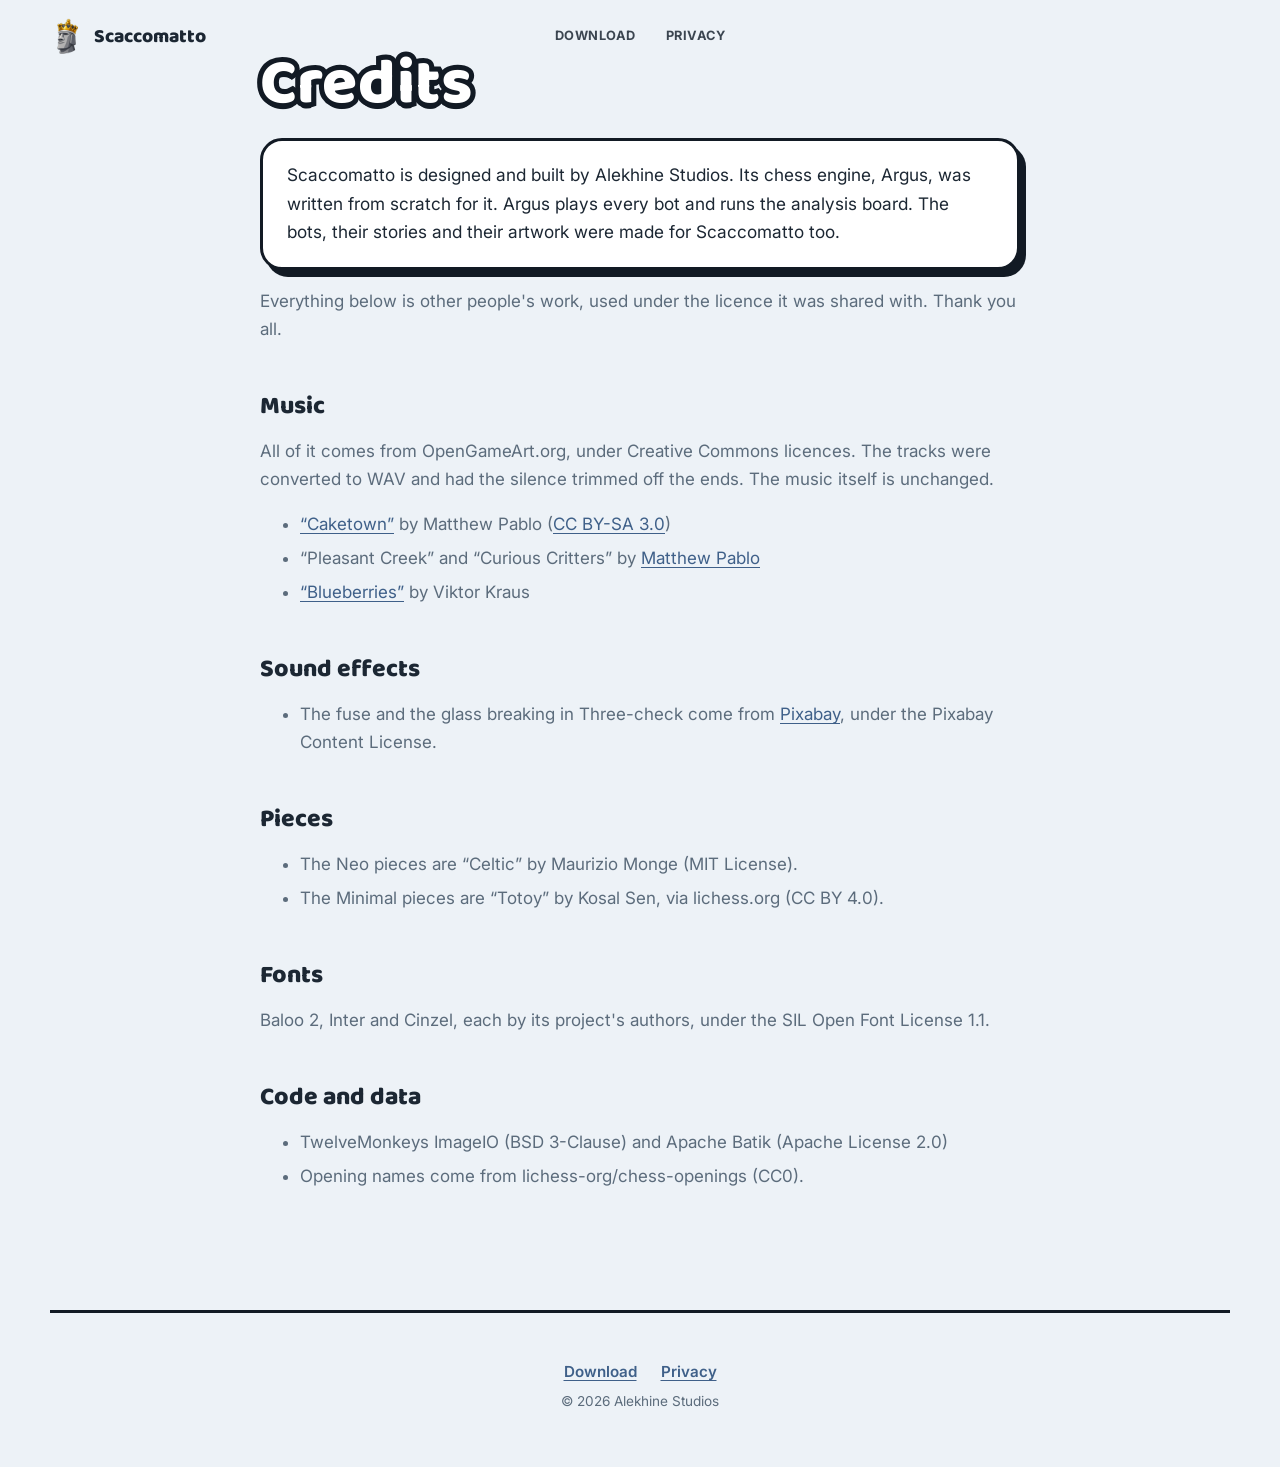
<file: credits.html>
<!doctype html>
<html lang="en">
<head>
<meta charset="utf-8">
<meta name="viewport" content="width=device-width, initial-scale=1">
<title>Credits – Scaccomatto</title>
<link rel="icon" href="img/icon.png">
<link rel="preconnect" href="https://fonts.googleapis.com">
<link rel="preconnect" href="https://fonts.gstatic.com" crossorigin>
<link href="https://fonts.googleapis.com/css2?family=Baloo+2:wght@600;700;800&family=Inter:wght@400;500;600&display=swap" rel="stylesheet">
<link rel="stylesheet" href="style.css">
</head>
<body>

<nav class="topbar">
  <a class="brand" href="index.html"><img src="img/icon.png" alt="" width="36" height="36">Scaccomatto</a>
  <span class="topbar-links">
    <a href="index.html">Download</a>
    <a href="privacy.html">Privacy</a>
  </span>
</nav>

<main class="page">
  <h1 class="outlined">Credits</h1>

  <p class="short">Scaccomatto is designed and built by Alekhine Studios. Its chess engine, Argus, was written from scratch for it. Argus plays every bot and runs the analysis board. The bots, their stories and their artwork were made for Scaccomatto too.</p>

  <p>Everything below is other people's work, used under the licence it was shared with. Thank you all.</p>

  <h2>Music</h2>
  <p>All of it comes from OpenGameArt.org, under Creative Commons licences. The tracks were converted to WAV and had the silence trimmed off the ends. The music itself is unchanged.</p>
  <ul>
    <li><a href="https://opengameart.org/content/caketown-cuteplayful">“Caketown”</a> by Matthew Pablo (<a href="https://creativecommons.org/licenses/by-sa/3.0/">CC BY-SA 3.0</a>)</li>
    <li>“Pleasant Creek” and “Curious Critters” by <a href="https://opengameart.org/users/matthew-pablo">Matthew Pablo</a></li>
    <li><a href="https://opengameart.org/content/blueberries">“Blueberries”</a> by Viktor Kraus</li>
  </ul>

  <h2>Sound effects</h2>
  <ul>
    <li>The fuse and the glass breaking in Three-check come from <a href="https://pixabay.com/sound-effects/">Pixabay</a>, under the Pixabay Content License.</li>
  </ul>

  <h2>Pieces</h2>
  <ul>
    <li>The Neo pieces are “Celtic” by Maurizio Monge (MIT License).</li>
    <li>The Minimal pieces are “Totoy” by Kosal Sen, via lichess.org (CC BY 4.0).</li>
  </ul>

  <h2>Fonts</h2>
  <p>Baloo 2, Inter and Cinzel, each by its project's authors, under the SIL Open Font License 1.1.</p>

  <h2>Code and data</h2>
  <ul>
    <li>TwelveMonkeys ImageIO (BSD 3-Clause) and Apache Batik (Apache License 2.0)</li>
    <li>Opening names come from lichess-org/chess-openings (CC0).</li>
  </ul>
</main>

<footer class="site-footer">
  <p class="footer-links"><a href="index.html">Download</a><a href="privacy.html">Privacy</a></p>
  <p class="copy-line">© 2026 Alekhine Studios</p>
</footer>
</body>
</html>
</file>
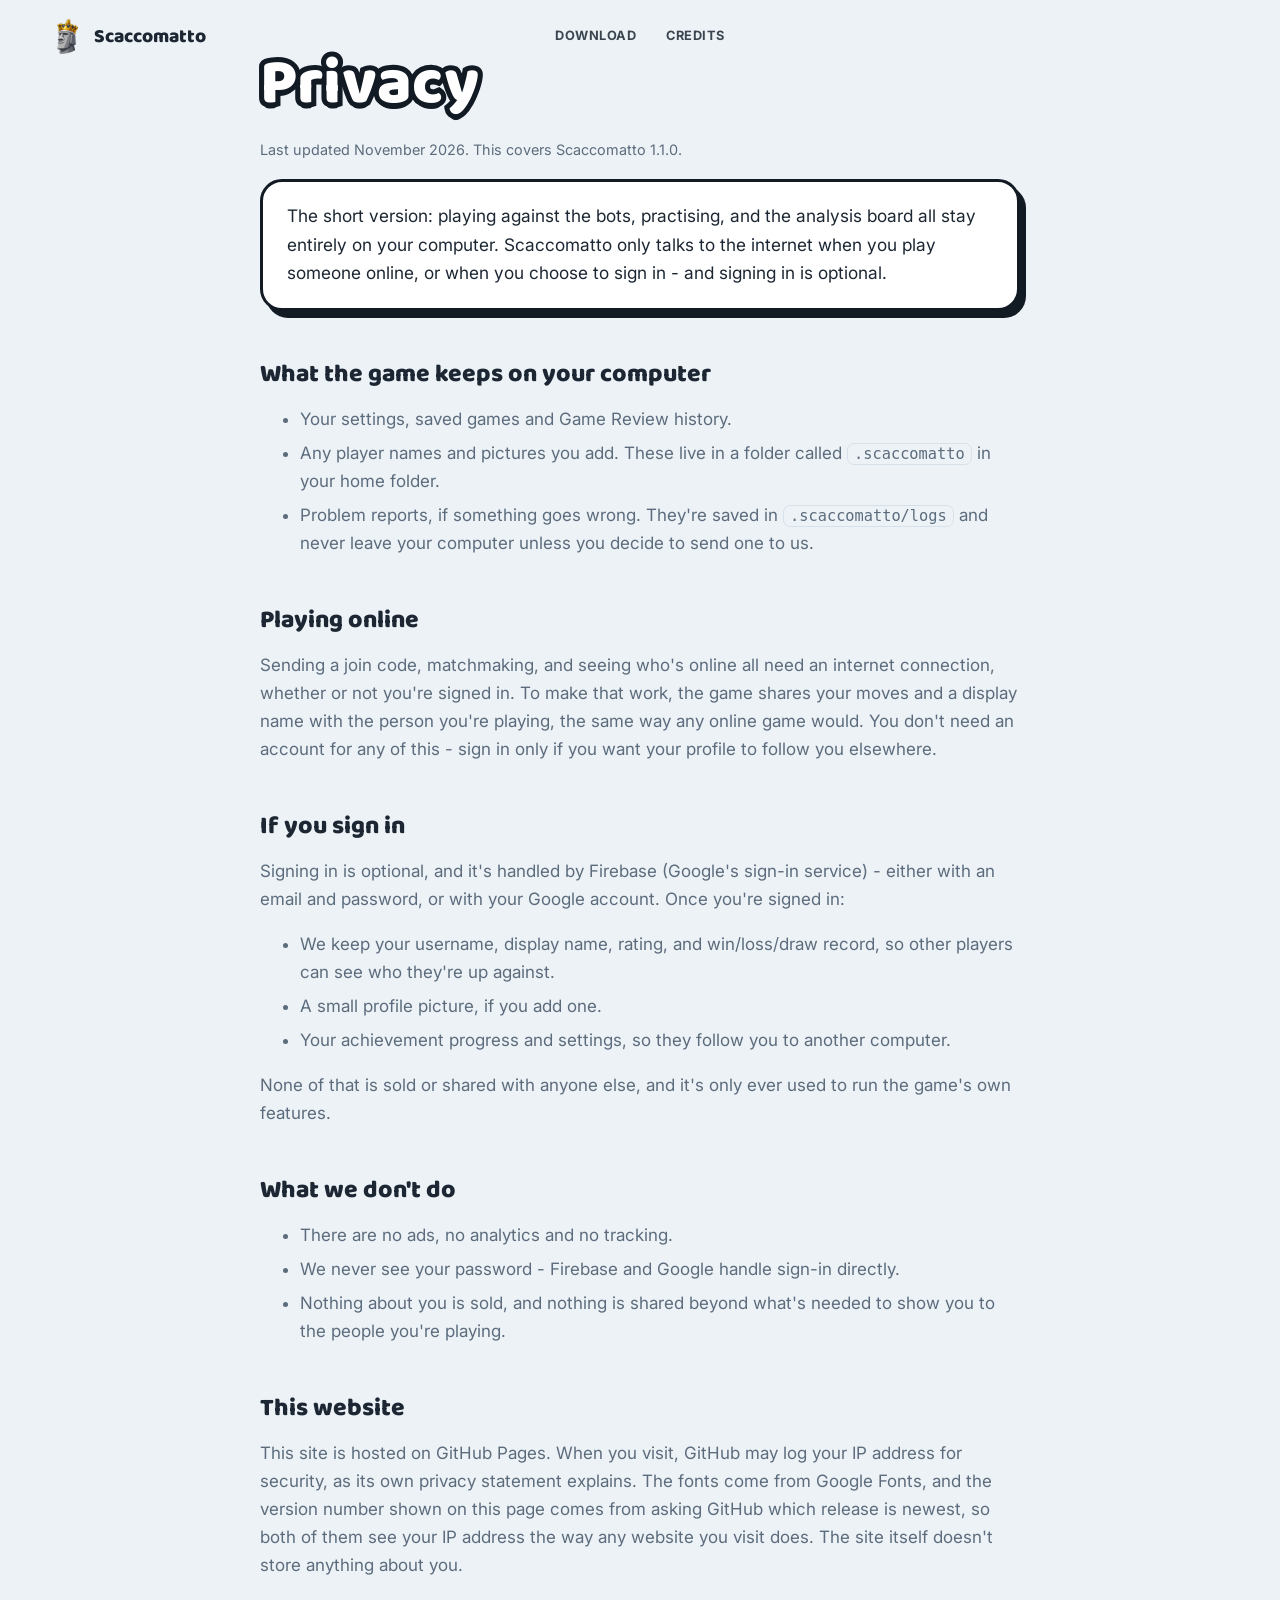
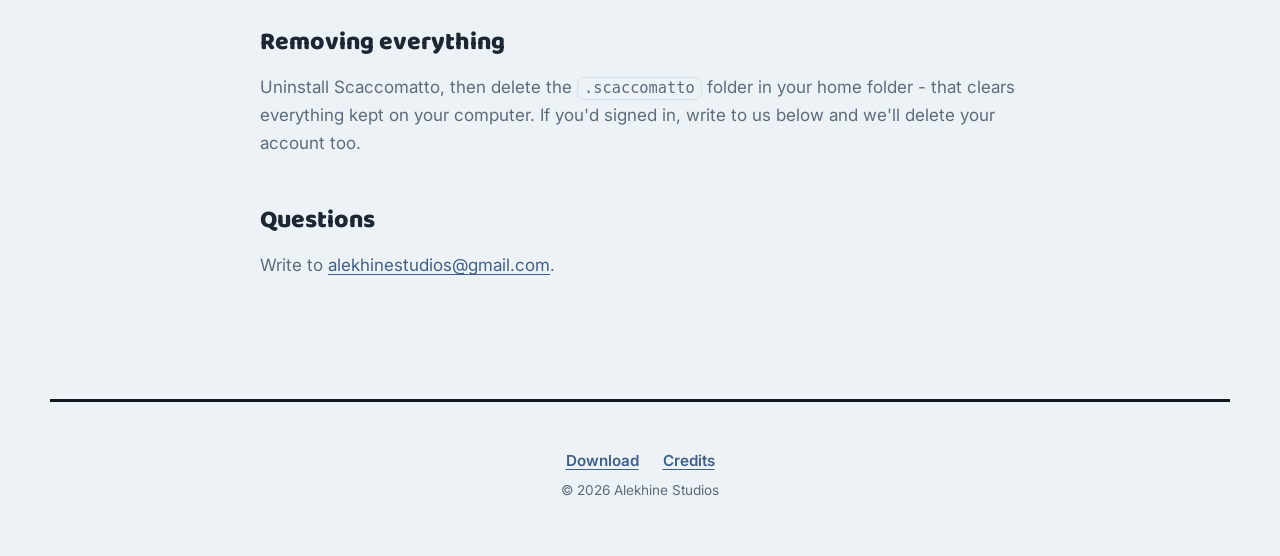
<file: privacy.html>
<!doctype html>
<html lang="en">
<head>
<meta charset="utf-8">
<meta name="viewport" content="width=device-width, initial-scale=1">
<title>Privacy – Scaccomatto</title>
<link rel="icon" href="img/icon.png">
<link rel="preconnect" href="https://fonts.googleapis.com">
<link rel="preconnect" href="https://fonts.gstatic.com" crossorigin>
<link href="https://fonts.googleapis.com/css2?family=Baloo+2:wght@600;700;800&family=Inter:wght@400;500;600&display=swap" rel="stylesheet">
<link rel="stylesheet" href="style.css">
</head>
<body>

<nav class="topbar">
  <a class="brand" href="index.html"><img src="img/icon.png" alt="" width="36" height="36">Scaccomatto</a>
  <span class="topbar-links">
    <a href="index.html">Download</a>
    <a href="credits.html">Credits</a>
  </span>
</nav>

<main class="page">
  <h1 class="outlined">Privacy</h1>
  <p class="updated">Last updated November 2026. This covers Scaccomatto 1.1.0.</p>

  <p class="short">The short version: playing against the bots, practising, and the analysis board all stay entirely on your computer. Scaccomatto only talks to the internet when you play someone online, or when you choose to sign in - and signing in is optional.</p>

  <h2>What the game keeps on your computer</h2>
  <ul>
    <li>Your settings, saved games and Game Review history.</li>
    <li>Any player names and pictures you add. These live in a folder called <code>.scaccomatto</code> in your home folder.</li>
    <li>Problem reports, if something goes wrong. They're saved in <code>.scaccomatto/logs</code> and never leave your computer unless you decide to send one to us.</li>
  </ul>

  <h2>Playing online</h2>
  <p>Sending a join code, matchmaking, and seeing who's online all need an internet connection, whether or not you're signed in. To make that work, the game shares your moves and a display name with the person you're playing, the same way any online game would. You don't need an account for any of this - sign in only if you want your profile to follow you elsewhere.</p>

  <h2>If you sign in</h2>
  <p>Signing in is optional, and it's handled by Firebase (Google's sign-in service) - either with an email and password, or with your Google account. Once you're signed in:</p>
  <ul>
    <li>We keep your username, display name, rating, and win/loss/draw record, so other players can see who they're up against.</li>
    <li>A small profile picture, if you add one.</li>
    <li>Your achievement progress and settings, so they follow you to another computer.</li>
  </ul>
  <p>None of that is sold or shared with anyone else, and it's only ever used to run the game's own features.</p>

  <h2>What we don't do</h2>
  <ul>
    <li>There are no ads, no analytics and no tracking.</li>
    <li>We never see your password - Firebase and Google handle sign-in directly.</li>
    <li>Nothing about you is sold, and nothing is shared beyond what's needed to show you to the people you're playing.</li>
  </ul>

  <h2>This website</h2>
  <p>This site is hosted on GitHub Pages. When you visit, GitHub may log your IP address for security, as its own privacy statement explains. The fonts come from Google Fonts, and the version number shown on this page comes from asking GitHub which release is newest, so both of them see your IP address the way any website you visit does. The site itself doesn't store anything about you.</p>

  <h2>Removing everything</h2>
  <p>Uninstall Scaccomatto, then delete the <code>.scaccomatto</code> folder in your home folder - that clears everything kept on your computer. If you'd signed in, write to us below and we'll delete your account too.</p>

  <h2>Questions</h2>
  <p>Write to <a href="mailto:alekhinestudios@gmail.com">alekhinestudios@gmail.com</a>.</p>
</main>

<footer class="site-footer">
  <p class="footer-links"><a href="index.html">Download</a><a href="credits.html">Credits</a></p>
  <p class="copy-line">© 2026 Alekhine Studios</p>
</footer>
</body>
</html>
</file>
<file: style.css>
/* Scaccomatto Free website
   The look: the lid of a board game box. Thick dark outlines, hard shadows,
   chunky outlined headings like the titles inside the game. */

:root {
  --table: #edf2f7;        /* page background, same as the game's */
  --check: #dce6f0;        /* the pale squares of the tablecloth pattern */
  --paper: #ffffff;        /* cards and panels */
  --text: #1c2733;
  --muted: #5c6c7c;
  --outline: #121a24;      /* outlines on lettering, and hard shadows */
  --edge: #121a24;         /* thick borders around cards and buttons */
  --gold: #5b7fa6;
  --gold-text: #3f6089;    /* gold that's dark enough to read as text */
  --gold-soft: #dce8f2;
  --purple: #5a7a9c;       /* the frames around icons in the game */
  --line: #d7e1ea;
  --radius: 22px;
  color-scheme: light;
}
@media (prefers-color-scheme: dark) {
  :root:not([data-theme="light"]) {
    --table: #141a22; --check: #1b222c; --paper: #202733; --text: #eef2f7; --muted: #9fb0c2;
    --outline: #0a0d12; --edge: #4a6f97; --gold-text: #8fb4d9; --gold-soft: #223344; --line: #2a3542;
    color-scheme: dark;
  }
}
:root[data-theme="dark"] {
  --table: #141a22; --check: #1b222c; --paper: #202733; --text: #eef2f7; --muted: #9fb0c2;
  --outline: #0a0d12; --edge: #4a6f97; --gold-text: #8fb4d9; --gold-soft: #223344; --line: #2a3542;
  color-scheme: dark;
}

* { box-sizing: border-box; }
html { -webkit-text-size-adjust: 100%; scroll-behavior: smooth; overflow-x: clip; }
@media (prefers-reduced-motion: reduce) { html { scroll-behavior: auto; } }
body {
  margin: 0;
  background: var(--table);
  color: var(--text);
  font: 17px/1.65 Inter, system-ui, -apple-system, "Segoe UI", sans-serif;
}
img { max-width: 100%; height: auto; display: block; }
a { color: var(--gold-text); text-underline-offset: 3px; }
a:hover { color: var(--text); }
:focus-visible { outline: 3px solid var(--gold); outline-offset: 3px; border-radius: 6px; }
h1, h2, h3 { font-family: "Baloo 2", "Arial Rounded MT Bold", Inter, sans-serif; line-height: 1.1; margin: 0; }
code {
  font: .9em ui-monospace, "DejaVu Sans Mono", Menlo, Consolas, monospace;
  background: var(--table); border: 1.5px solid var(--line); border-radius: 7px; padding: .08em .4em;
}

/* The game's title style: white letters with a thick dark outline */
.outlined {
  color: #fff;
  font-weight: 800;
  -webkit-text-stroke: .16em var(--outline);
  paint-order: stroke fill;
  letter-spacing: .01em;
  text-shadow: 0 .09em 0 var(--outline);
}

/* ---------- top bar: transparent-over-the-hero, taskbar below it ---------- */
/* Sits over the hero with no backing at all at the very top of the page, so
   the hero's own checkerboard shows straight through it. As you scroll, the
   glassy backing fades in (tracked to how far through the hero you've
   scrolled, not animated - it should track the scrollbar 1:1). Once you're
   past the hero it behaves like a taskbar: hide on scroll down, reveal on
   scroll up, or just move the mouse up to the top edge. */
.topbar {
  /* Full width with its own side padding, not a max-width box centered
     with margin: auto - the logo and icons need to stay pinned to the
     actual edges of the window at any width (even a wide, zoomed-out
     one), not sit inset inside a constrained container like the rest of
     the page's sections do. */
  width: 100%; padding: 18px clamp(16px, 4vw, 48px);
  /* A 3-column grid, not flex: the two outer columns are equal-width
     (1fr each) so the middle one - the links - lands on the bar's true
     center, instead of just wherever space-between happens to leave it
     (which skews toward whichever outer group is wider). */
  display: grid; grid-template-columns: 1fr auto 1fr; align-items: center; gap: 16px;
  position: fixed; top: 0; left: 0; right: 0; z-index: 30;
  transform: translateY(0);
  transition: transform .4s cubic-bezier(.4, 0, .2, 1);
}
.brand { justify-self: start; }
.topbar-links { justify-self: center; }
.topbar-actions { justify-self: end; }
.topbar.is-hidden { transform: translateY(calc(-100% - 6px)); }
@media (prefers-reduced-motion: reduce) {
  .topbar { transition: none; }
}
.topbar::before {
  content: ""; position: absolute; inset: 0 calc(50% - 50vw); z-index: -1;
  background:
    color-mix(in srgb, var(--table) 50%, transparent),
    repeating-conic-gradient(var(--check) 0 25%, transparent 0 50%) 0 0 / 64px 64px fixed;
  backdrop-filter: blur(10px);
  -webkit-backdrop-filter: blur(10px);
  border-bottom: 1px solid color-mix(in srgb, var(--edge) 25%, transparent);
  opacity: var(--topbar-glass-opacity, 0);
}
.brand { display: inline-flex; align-items: center; gap: 10px; font: 800 1.2rem "Baloo 2", sans-serif; color: var(--text); text-decoration: none; }
.brand img { width: 36px; border-radius: 10px; }
.brand-text { position: relative; top: 2px; }

/* The three groups sit brand / links / actions, spread edge to edge -
   with the links roughly centered, since the brand and the actions
   cluster land at close to the same width either side of it. */
.topbar-links {
  display: flex; align-items: center; gap: 30px; list-style: none;
  font-size: .8rem; font-weight: 700; letter-spacing: .04em; text-transform: uppercase;
}
.topbar-links a { color: var(--text); text-decoration: none; opacity: .85; transition: opacity .2s ease, color .2s ease; }
.topbar-links a:hover { opacity: 1; color: var(--gold-text); }
.topbar-actions { display: flex; align-items: center; gap: 20px; }
.topbar-icon-btn {
  width: 22px; height: 22px; flex: none; display: inline-flex; align-items: center; justify-content: center;
  color: var(--text); opacity: .85; transition: opacity .2s ease, color .2s ease;
}
.topbar-icon-btn svg { width: 100%; height: 100%; }
.topbar-icon-btn:hover { opacity: 1; color: var(--gold-text); }
.topbar-hamburger { display: none; flex-direction: column; gap: 5px; cursor: pointer; }
.topbar-hamburger span { width: 22px; height: 2px; background: var(--text); }
@media (max-width: 760px) {
  .topbar-hamburger { display: flex; }
}

/* Search: a fixed-size slot is the only thing that takes part in the
   flex layout, so opening it can never shift the links beside it. The
   actual expanding box is absolutely positioned on top of that slot,
   anchored to the same right edge, free to grow leftward on its own. */
.topbar-search-slot { position: relative; width: 22px; height: 22px; flex-shrink: 0; }
.topbar-search {
  position: absolute; top: 50%; right: 0; transform: translateY(-50%);
  display: flex; align-items: center;
}
.topbar-search-btn {
  width: 22px; height: 22px; flex: none; display: inline-flex; align-items: center; justify-content: center;
  color: var(--text); cursor: pointer; border: none; background: none; padding: 0;
  transition: color .2s ease, transform .35s cubic-bezier(.4, 0, .2, 1);
}
.topbar-search-btn svg { width: 100%; height: 100%; }
.topbar-search-btn:hover { color: var(--gold-text); }
.topbar-search.is-open .topbar-search-btn { transform: translateX(-8px); }
.topbar-search-input {
  width: 0; min-width: 0; opacity: 0; padding: 0; margin-left: 0;
  border: 2px solid transparent; border-radius: 999px; background: transparent; color: var(--text);
  font-family: inherit; font-size: .9rem; caret-color: transparent;
  transition: width .4s cubic-bezier(.4, 0, .2, 1), opacity .3s ease, padding .4s ease, margin .4s ease,
              background .3s ease, border-color .3s ease;
}
.topbar-search-input::placeholder { color: var(--muted); }
.topbar-search-input:focus { outline: none; }
.topbar-search.is-open .topbar-search-input {
  width: 190px; opacity: 1; padding: 7px 14px; margin-left: 8px;
  background: var(--paper); border-color: var(--edge);
}
/* Fake caret, faster than the real one and shown only while focused and
   still empty - the actual text-input caret stays hidden the whole time
   via caret-color so there's never a double blink once typing starts. */
.topbar-search-caret {
  position: absolute; left: 44px; top: 50%; width: 1.5px; height: 14px;
  background: var(--text); transform: translateY(-50%); opacity: 0; pointer-events: none;
}
.topbar-search-caret.is-blinking { animation: topbar-caret-blink 1.1s steps(1) infinite; }
@keyframes topbar-caret-blink { 0%, 49% { opacity: 1; } 50%, 100% { opacity: 0; } }
@media (prefers-reduced-motion: reduce) {
  .topbar-search-btn, .topbar-search-input { transition: none; }
}

/* ---------- hero: the box lid ---------- */
.hero {
  width: min(1180px, 100% - 32px); margin: 0 auto; padding: 128px 0 40px;
  /* That top padding (bumped up from a plain 36px) is the top bar's
     clearance - the bar is fixed and sits over the page at all times now
     (it only slides away once you're past the hero, scrolling down), so
     the wordmark/seal need room to sit below it rather than underneath
     it. It lives here, inside .hero, rather than as body padding, so the
     checkerboard pattern below (painted by .hero::before, which fills
     this whole box including its padding) keeps going right up under the
     bar instead of leaving a plain gap above it. */
  position: relative;
}
/* the tablecloth behind the lid */
.hero::before {
  content: ""; position: absolute; inset: 0 calc(50% - 50vw); z-index: -1;
  background: repeating-conic-gradient(var(--check) 0 25%, transparent 0 50%) 0 0 / 64px 64px fixed;
  -webkit-mask-image: linear-gradient(#000 0, #000 45%, transparent 85%);
          mask-image: linear-gradient(#000 0, #000 45%, transparent 85%);
}
.lid {
  position: relative; max-width: 1040px; margin: 64px auto 0;
  animation: lid-thud-shake .32s ease-out .56s both;
}
@keyframes lid-thud-shake {
  0%   { transform: translate(0, 0) rotate(0); }
  18%  { transform: translate(-3px, 2px) rotate(-.5deg); }
  36%  { transform: translate(3px, -1px) rotate(.5deg); }
  54%  { transform: translate(-2px, 1px) rotate(-.25deg); }
  72%  { transform: translate(1px, -1px) rotate(.15deg); }
  100% { transform: translate(0, 0) rotate(0); }
}
@media (prefers-reduced-motion: reduce) { .lid { animation: none; } }
.lid-art {
  margin: 0; padding: 14px;
  background: var(--paper);
  border: 4px solid var(--edge); border-radius: 30px;
  box-shadow: 12px 12px 0 var(--outline);
  transform: rotate(-1.2deg);
}
.lid-art-viewport {
  overflow: hidden;
  border-radius: 18px;
  border: 2.5px solid var(--edge);
}
.lid-art-track {
  display: flex;
  width: 500%;
}
.lid-art-track img {
  flex: 0 0 20%;
  width: 20%;
  aspect-ratio: 16 / 9;
  object-fit: cover;
  display: block;
}
.lid-wordmark {
  position: absolute; z-index: 2; left: -18px; top: -108px;
  width: min(540px, 62%);
  filter: drop-shadow(5px 6px 0 var(--outline));
  transform: rotate(-4deg);
  animation: wordmark-fall 1.05s both;
}
/* A real drop, not a gentle slide: it plummets in fast (steep ease-in),
   slams into place, squashes flat on impact like it actually has
   weight, then rebounds and wobbles a couple of times before it
   settles into its resting tilt. */
@keyframes wordmark-fall {
  0%   { transform: translateY(-340px) rotate(-18deg) scale(.92); opacity: 0; animation-timing-function: cubic-bezier(.55, 0, .85, .35); }
  10%  { opacity: 1; }
  55%  { transform: translateY(0) rotate(-4deg) scale(1); animation-timing-function: ease-out; }
  64%  { transform: translateY(6px) rotate(-4deg) scaleX(1.12) scaleY(.84); animation-timing-function: ease-out; }
  75%  { transform: translateY(-13px) rotate(-5deg) scaleX(.95) scaleY(1.06); animation-timing-function: ease-in-out; }
  88%  { transform: translateY(3px) rotate(-3.5deg) scaleX(1.02) scaleY(.98); animation-timing-function: ease-in-out; }
  100% { transform: translateY(0) rotate(-4deg) scale(1); opacity: 1; }
}
@media (prefers-reduced-motion: reduce) { .lid-wordmark { animation: none; } }

/* The "thud" itself: a dust/impact ring flashing out from under the
   wordmark right as it lands, timed to the 55% mark of the fall above. */
.wordmark-thud {
  position: absolute; z-index: 1; left: 60px; top: 14px;
  width: 340px; height: 60px;
  pointer-events: none;
  background: radial-gradient(ellipse at center, color-mix(in srgb, var(--outline) 60%, transparent) 0%, transparent 72%);
  border-radius: 50%;
  opacity: 0;
  animation: thud-ring .45s ease-out .56s both;
}
@keyframes thud-ring {
  0%   { opacity: .85; transform: scale(.25); }
  100% { opacity: 0; transform: scale(1.9); }
}
@media (prefers-reduced-motion: reduce) { .wordmark-thud { display: none; } }
.seal {
  position: absolute; z-index: 2; right: -22px; top: -36px;
  width: 128px; height: 128px; border-radius: 50%;
  display: grid; place-items: center;
  background: var(--gold); border: 4px solid var(--edge);
  box-shadow: 5px 6px 0 var(--outline);
  font: 800 2.2rem/1 "Baloo 2", sans-serif; color: #fff;
  -webkit-text-stroke: .14em var(--outline); paint-order: stroke fill;
  transform: rotate(12deg);
  animation: stamp .55s cubic-bezier(.3, 1.6, .5, 1) .68s both;
}
/* dashed ring inside the seal, like a printed sticker */
.seal::after { content: ""; position: absolute; inset: 8px; border-radius: 50%; border: 2px dashed rgba(30, 23, 16, .45); }
@keyframes stamp {
  from { transform: rotate(-20deg) scale(1.8); opacity: 0; }
  to   { transform: rotate(12deg) scale(1); opacity: 1; }
}
@media (prefers-reduced-motion: reduce) { .seal { animation: none; } }
.lid-caption-wrap {
  position: relative;
  overflow: hidden;
  min-height: 1.6em;
  margin: 22px 8px 0 0;
}
.lid-caption {
  position: absolute; inset: 0;
  text-align: right; color: #fff; font-size: .92rem; font-style: italic;
  margin: 0;
  text-shadow: 0 1px 3px rgba(0, 0, 0, .55), 0 0 10px rgba(0, 0, 0, .35);
  transition: transform .5s ease, opacity .5s ease, filter .5s ease;
}
.lid-caption.is-leaving {
  transform: translateY(-14px);
  opacity: 0;
  filter: blur(6px);
}
.lid-caption.is-entering {
  transform: translateY(14px);
  opacity: 0;
  filter: blur(0);
}
@media (prefers-reduced-motion: reduce) {
  .lid-caption { transition: none; }
}

.hero-text { text-align: center; margin-top: 46px; }
.hero h1 { font-size: clamp(2.6rem, 7vw, 5rem); }
.lead { max-width: 34em; margin: 18px auto 30px; font-size: 1.12rem; }

.downloads { display: flex; gap: 18px; justify-content: center; flex-wrap: wrap; }
.btn {
  display: inline-flex; align-items: center; gap: 14px; text-decoration: none;
  padding: 14px 26px 14px 20px; min-width: 290px;
  border: 3px solid var(--edge); border-radius: 20px;
  box-shadow: 0 6px 0 var(--outline);
  color: var(--outline);
  transition: transform .08s ease, box-shadow .08s ease;
}
.btn:hover { transform: translateY(-2px); box-shadow: 0 8px 0 var(--outline); color: var(--outline); }
.btn:active { transform: translateY(6px); box-shadow: 0 0 0 var(--outline); }
.btn svg { width: 30px; height: 30px; fill: currentColor; flex: none; }
.btn span { display: flex; flex-direction: column; text-align: left; line-height: 1.2; }
.btn strong { font: 800 1.25rem "Baloo 2", sans-serif; }
.btn small { font-size: .82rem; font-weight: 500; opacity: .8; }
.btn-gold { background: var(--gold); color: #fff; }
.btn-gold:hover, .btn-gold:active { color: #fff; }
.btn-white { background: #fff; }
.fineprint { color: var(--muted); font-size: .92rem; margin: 22px auto 0; max-width: 40em; }

/* ---------- shared section bits ---------- */
main { width: min(1180px, 100% - 32px); margin: 0 auto; }
main > section, .extras { margin-top: 110px; }
.section-head { display: block; text-align: center; margin-bottom: 34px; }
.section-head h2 { font-size: clamp(2.2rem, 5vw, 3.4rem); }
.section-head p { margin: 12px auto 0; max-width: 34em; color: var(--muted); }

/* ---------- variants ---------- */
.variant-grid {
  list-style: none; margin: 0; padding: 0;
  display: grid; grid-template-columns: repeat(4, 1fr); gap: 18px;
}
.variant-grid li {
  background: var(--paper); border: 2.5px solid var(--edge); border-radius: 18px;
  box-shadow: 4px 5px 0 var(--outline);
  padding: 18px 18px 16px;
  transition: transform .16s ease, box-shadow .16s ease, border-color .16s ease;
}
.variant-grid li:not(.ghost):hover {
  transform: translate(-2px, -5px);
  box-shadow: 6px 10px 0 var(--outline);
  border-color: var(--gold);
}
.variant-grid li:not(.ghost):active {
  transform: translate(0, 0);
  box-shadow: 2px 2px 0 var(--outline);
}
.variant-grid img { width: 64px; border: 3px solid var(--purple); border-radius: 12px; margin-bottom: 12px; transition: transform .16s ease; }
.variant-grid li:not(.ghost):hover img { transform: scale(1.08) rotate(-3deg); }
.variant-grid h3 { font-size: 1.3rem; font-weight: 800; }
.variant-grid .ghost { background: transparent; border-style: dashed; box-shadow: none; transition: opacity .16s ease; }
.variant-grid .ghost img { opacity: .6; }
.variant-grid .ghost:hover { opacity: .8; }
.badge {
  display: inline-block; vertical-align: 3px; margin-left: 4px;
  background: var(--gold); color: #fff; border-radius: 999px;
  padding: 0 9px; font: 800 .75rem/1.7 "Baloo 2", sans-serif;
}
.variant-grid p { margin: 4px 0 0; color: var(--muted); font-size: .94rem; line-height: 1.45; }

/* ---------- bots ---------- */
.bot-row {
  list-style: none; margin: 0; padding: 0;
  display: grid; grid-template-columns: repeat(4, 1fr); gap: 22px;
}
.bot {
  background: var(--paper); border: 3px solid var(--edge); border-radius: 22px;
  box-shadow: 6px 7px 0 var(--outline);
  padding: 22px 16px 20px; text-align: center;
  transition: transform .18s ease, box-shadow .18s ease, border-color .18s ease;
}
/* laid down on the table, not quite straight */
.bot:nth-child(1) { transform: rotate(-2deg); }
.bot:nth-child(2) { transform: rotate(1.5deg) translateY(8px); }
.bot:nth-child(3) { transform: rotate(-1deg); }
.bot:nth-child(4) { transform: rotate(2.2deg) translateY(6px); }
/* picked up off the table on hover: same tilt, lifted higher, bigger shadow */
.bot:nth-child(1):hover { transform: rotate(-2deg) translateY(-10px); }
.bot:nth-child(2):hover { transform: rotate(1.5deg) translateY(-2px); }
.bot:nth-child(3):hover { transform: rotate(-1deg) translateY(-10px); }
.bot:nth-child(4):hover { transform: rotate(2.2deg) translateY(-4px); }
.bot:hover { box-shadow: 9px 12px 0 var(--outline); border-color: var(--gold); }
.bot img { width: 96px; margin: 0 auto 12px; border: 3px solid var(--purple); border-radius: 16px; transition: border-color .18s ease; }
.bot:hover img { border-color: var(--gold); }
.bot h3 { font-size: 1.6rem; font-weight: 800; }
.elo {
  display: inline-block; margin-top: 6px; padding: 2px 12px; border-radius: 999px;
  background: var(--gold-soft); color: var(--gold-text); font-weight: 700; font-size: .88rem;
}
.story {
  margin: 56px auto 0; max-width: 40em; text-align: center;
}
.story p { font: 700 clamp(1.3rem, 2.6vw, 1.7rem)/1.35 "Baloo 2", sans-serif; margin: 0; }
.story p::before { content: "“"; } .story p::after { content: "”"; }
.story footer { margin-top: 10px; color: var(--muted); font-size: .95rem; }

/* ---------- spectate + analysis ---------- */
.duo { display: grid; grid-template-columns: 1fr 1fr; gap: 40px; }
.duo img {
  border: 3px solid var(--edge); border-radius: 20px; box-shadow: 7px 8px 0 var(--outline);
  margin-bottom: 22px;
}
.duo h2 { font-size: 2rem; font-weight: 800; text-align: center; }
.duo p { margin: 8px 0 0; color: var(--muted); text-align: center; }

/* A hint that these screenshots open bigger: a little lift on hover/focus,
   same hard-shadow language as the rest of the page's cards. */
.zoomable {
  cursor: zoom-in;
  transition: transform .16s ease, box-shadow .16s ease;
}
.zoomable:hover, .zoomable:focus-visible {
  transform: translateY(-3px);
  box-shadow: 9px 11px 0 var(--outline);
}
.zoomable:active { transform: translateY(0); box-shadow: 5px 6px 0 var(--outline); }
@media (prefers-reduced-motion: reduce) { .zoomable { transition: none; } }

/* ---------- lightbox: click a screenshot to blow it up ---------- */
.lightbox {
  position: fixed; inset: 0; z-index: 200;
  display: flex; align-items: center; justify-content: center;
  background: rgba(8, 11, 15, 0);
  opacity: 0; visibility: hidden;
  transition: opacity .3s ease, background-color .3s ease, visibility 0s linear .3s;
}
.lightbox.is-open {
  opacity: 1; visibility: visible;
  background: rgba(8, 11, 15, .8);
  transition: opacity .3s ease, background-color .3s ease;
}
.lightbox img {
  display: block; cursor: zoom-out;
  max-width: 85vw; max-height: 85vh;
  width: auto; height: auto;
  border: 3px solid var(--edge); border-radius: 20px; box-shadow: 10px 12px 0 var(--outline);
  will-change: transform;
}
/* The open/close "grow from the thumbnail, shrink back to it" motion is
   driven entirely by a transform set from JS (see the script below) -
   this transition is just what animates that transform smoothly. */
.lightbox img.is-animating { transition: transform .38s cubic-bezier(.2, .8, .3, 1); }
body.lightbox-locked { overflow: hidden; }
@media (prefers-reduced-motion: reduce) {
  .lightbox { transition: opacity .01s linear, visibility 0s linear; }
  .lightbox img.is-animating { transition: none; }
}

.extras { max-width: 38em; font-size: 1.1rem; margin-left: auto; margin-right: auto; text-align: center; }

/* ---------- online play: an uneven bento grid ---------- */
.bento {
  display: grid;
  grid-template-columns: repeat(4, 1fr);
  grid-template-rows: 130px 130px auto;
  grid-template-areas:
    "shot shot friends friends"
    "shot shot code    code"
    "chat chat chat    chat";
  gap: 18px;
}
.bento-tile {
  background: var(--paper); border: 3px solid var(--edge); border-radius: var(--radius);
  box-shadow: 6px 7px 0 var(--outline); padding: 18px 22px; min-width: 0; overflow: hidden;
}
.bento-tile h3 { font-size: 1.1rem; font-weight: 800; margin-bottom: 10px; }
.bento-shot { grid-area: shot; padding: 0; position: relative; }
.bento-shot img { width: 100%; height: 100%; object-fit: cover; display: block; }
.bento-friends { grid-area: friends; }
.bento-code { grid-area: code; text-align: center; }
.bento-chat { grid-area: chat; }

.friend-list { list-style: none; margin: 0; padding: 0; display: flex; flex-direction: column; gap: 9px; font-weight: 600; }
.dot { width: 10px; height: 10px; border-radius: 50%; display: inline-block; margin-right: 9px; transition: background-color .3s ease; }
.dot[data-state="online"] { background: #39b14f; }
.dot[data-state="away"] { background: #e0a62a; }
.dot[data-state="offline"] { background: #9aa5b1; }

.code-reel {
  font: 800 1.6rem/1 "IBM Plex Mono", "Courier New", monospace;
  letter-spacing: .12em; margin: 4px 0 8px; color: var(--gold-text);
}
.code-sub { margin: 0; font-size: .84rem; color: var(--muted); }

.chat-bubbles { display: flex; flex-direction: column; gap: 8px; align-items: flex-start; }
.bubble {
  margin: 0; padding: 7px 14px; border-radius: 999px; font-size: .9rem; font-weight: 600;
  border: 2px solid var(--edge); max-width: 70%;
}
.bubble.them { background: var(--paper); align-self: flex-start; }
.bubble.me { background: var(--gold-soft); align-self: flex-end; }
.bubble.typing { display: flex; gap: 4px; align-items: center; align-self: flex-start; background: var(--paper); padding: 10px 14px; }
.bubble.typing span { width: 6px; height: 6px; border-radius: 50%; background: var(--muted); animation: chat-typing 1.2s ease-in-out infinite; }
.bubble.typing span:nth-child(2) { animation-delay: .15s; }
.bubble.typing span:nth-child(3) { animation-delay: .3s; }
@keyframes chat-typing {
  0%, 60%, 100% { transform: translateY(0); opacity: .5; }
  30% { transform: translateY(-4px); opacity: 1; }
}
@media (prefers-reduced-motion: reduce) {
  .bubble.typing span { animation: none; opacity: .8; }
}
@media (max-width: 760px) {
  .bento { grid-template-columns: 1fr; grid-template-rows: auto; grid-template-areas: "shot" "friends" "code" "chat"; }
  .bento-shot { aspect-ratio: 16 / 9; }
}

/* ---------- game review: a circle on the left, the real grade logos orbiting it ---------- */
.review-layout { display: grid; grid-template-columns: 1fr 1.3fr; gap: 44px; align-items: center; }
.review-layout img { width: 100%; border: 3px solid var(--edge); border-radius: 20px; box-shadow: 7px 8px 0 var(--outline); }

.review-text { display: flex; justify-content: flex-start; align-items: center; height: 100%; }

/* The circle sits still; a ring around it carries the eleven real grade
   logos from the game's own Game Review screen. The ring spins - that's
   .orbit-ring's own animation - and each icon runs an equal and opposite
   spin of its own, so the icons travel around the circle without ever
   tipping over sideways. */
.review-orbit {
  position: relative; width: 420px; height: 420px; max-width: 100%;
  margin-left: 50px; flex: none;
}
.review-circle {
  position: absolute; top: 50%; left: 50%; transform: translate(-50%, -50%);
  width: 280px; height: 280px; border-radius: 50%;
  background: #fff; border: 3px solid var(--edge); box-shadow: 8px 9px 0 var(--outline);
}
.orbit-ring {
  position: absolute; inset: 0;
  animation: orbit-spin 36s linear infinite;
}
.orbit-item {
  position: absolute; width: 40px; height: 40px;
  transform: translate(-50%, -50%);
}
.review-orbit .orbit-icon {
  display: block; width: 40px; height: 40px; max-width: none;
  border: none; border-radius: 50%; box-shadow: none;
  filter: drop-shadow(3px 4px 0 var(--outline));
  animation: orbit-counter-spin 36s linear infinite;
}
@keyframes orbit-spin {
  from { transform: rotate(0deg); }
  to { transform: rotate(360deg); }
}
@keyframes orbit-counter-spin {
  from { transform: rotate(0deg); }
  to { transform: rotate(-360deg); }
}
@media (prefers-reduced-motion: reduce) {
  .orbit-ring, .orbit-icon { animation: none; }
}
@media (max-width: 760px) {
  .review-layout { grid-template-columns: 1fr; }
  .review-text { justify-content: center; }
  .review-orbit { width: 300px; height: 300px; margin: 0 auto; --orbit-radius: 110px; }
  .review-circle { width: 190px; height: 190px; }
  .orbit-item { width: 32px; height: 32px; }
  .review-orbit .orbit-icon { width: 32px; height: 32px; }
}

/* ---------- accounts: a save travelling between two devices, on a loop ---------- */
.sync-visual { position: relative; height: 150px; max-width: 520px; margin: 0 auto; }
.sync-device {
  position: absolute; top: 50%; transform: translateY(-50%);
  background: var(--paper); border: 3px solid var(--edge); border-radius: 14px;
  box-shadow: 5px 6px 0 var(--outline);
}
.sync-device span { position: absolute; inset: 10px; border: 2px solid var(--line); border-radius: 7px; background: var(--table); }
.sync-device-a { left: 0; width: 120px; height: 86px; }
.sync-device-b { right: 0; width: 70px; height: 112px; }
.sync-dot {
  position: absolute; width: 16px; height: 16px; border-radius: 50%;
  background: var(--gold); box-shadow: 0 0 0 4px color-mix(in srgb, var(--gold) 25%, transparent);
  animation: sync-travel 3.6s ease-in-out infinite;
}
@keyframes sync-travel {
  0%   { left: 15%; top: 48%; opacity: 0; transform: translate(-50%, -50%) scale(.5); }
  12%  { opacity: 1; transform: translate(-50%, -50%) scale(1); }
  48%  { left: 50%; top: 14%; transform: translate(-50%, -50%) scale(1.2); }
  52%  { left: 50%; top: 14%; transform: translate(-50%, -50%) scale(1.2); }
  88%  { left: 84%; top: 48%; opacity: 1; transform: translate(-50%, -50%) scale(1); }
  100% { left: 84%; top: 48%; opacity: 0; transform: translate(-50%, -50%) scale(.5); }
}
@media (prefers-reduced-motion: reduce) {
  .sync-dot { animation: none; left: 50%; top: 14%; opacity: 1; transform: translate(-50%, -50%); }
}

/* ---------- achievements: a marquee of badges ---------- */
.achievements-shot { display: block; width: 100%; max-width: 760px; margin: 0 auto 30px; border: 3px solid var(--edge); border-radius: 20px; box-shadow: 7px 8px 0 var(--outline); cursor: zoom-in; }
.badge-marquee { overflow: hidden; -webkit-mask-image: linear-gradient(90deg, transparent, #000 6%, #000 94%, transparent); mask-image: linear-gradient(90deg, transparent, #000 6%, #000 94%, transparent); }
.badge-track { display: flex; gap: 18px; width: max-content; animation: badge-scroll 26s linear infinite; }
.badge-marquee:hover .badge-track { animation-play-state: paused; }
.ach-badge {
  flex: 0 0 auto; width: 190px;
  background: var(--paper); border: 3px solid var(--edge); border-radius: 16px;
  box-shadow: 5px 6px 0 var(--outline); padding: 16px 18px;
  border-top-width: 6px;
}
.ach-badge[data-cat="games"] { border-top-color: #d6a034; }
.ach-badge[data-cat="review"] { border-top-color: #8c60ee; }
.ach-badge[data-cat="variants"] { border-top-color: #26ac96; }
.ach-badge-icon { font-size: 1.6rem; display: block; margin-bottom: 6px; }
.ach-badge strong { display: block; font-size: 1rem; }
.ach-badge small { color: var(--muted); font-size: .82rem; }
@keyframes badge-scroll {
  from { transform: translateX(0); }
  to { transform: translateX(-50%); }
}
@media (prefers-reduced-motion: reduce) {
  .badge-track { animation: none; }
  .badge-marquee { overflow-x: auto; }
}

/* ---------- install ---------- */
.install h2 { font-size: clamp(2.2rem, 5vw, 3.4rem); margin-bottom: 30px; text-align: center; }
.install-cols { display: grid; grid-template-columns: 1fr 1fr; gap: 26px; }
.panel {
  background: var(--paper); border: 3px solid var(--edge); border-radius: var(--radius);
  box-shadow: 6px 7px 0 var(--outline); padding: 26px 30px; min-width: 0;
  transition: transform .16s ease, box-shadow .16s ease, border-color .16s ease;
}
.panel:hover {
  transform: translateY(-3px);
  box-shadow: 7px 9px 0 var(--outline);
  border-color: var(--gold);
}
@media (prefers-reduced-motion: reduce) {
  .panel { transition: none; }
}
.panel h3 { font-size: 1.6rem; font-weight: 800; margin-bottom: 10px; text-align: center; }
.panel ol { padding-left: 1.3em; margin: 0 0 16px; }
.panel li { margin-bottom: 10px; }
.panel li::marker { font: 800 1.05rem "Baloo 2", sans-serif; color: var(--gold-text); }
.note { color: var(--muted); font-size: .9rem; margin: 0; }
.cmd { display: flex; align-items: stretch; gap: 8px; margin-top: 8px; flex-wrap: wrap; }
.cmd code { flex: 1 1 260px; min-width: 0; padding: .5em .7em; white-space: nowrap; overflow-x: auto; }
.copy {
  font: 700 .9rem "Baloo 2", sans-serif; cursor: pointer;
  background: var(--gold); color: var(--outline);
  border: 2px solid var(--edge); border-radius: 10px; padding: 0 14px;
  box-shadow: 0 3px 0 var(--outline);
}
.copy:active { transform: translateY(3px); box-shadow: none; }

/* ---------- questions ---------- */
.faq { max-width: 800px; margin-left: auto; margin-right: auto; }
.faq h2 { font-size: clamp(2.2rem, 5vw, 3.4rem); margin-bottom: 26px; text-align: center; }
details {
  background: var(--paper); border: 2.5px solid var(--edge); border-radius: 16px;
  padding: 14px 22px; margin-bottom: 12px;
}
summary { cursor: pointer; font: 700 1.15rem "Baloo 2", sans-serif; list-style: none; display: flex; justify-content: space-between; gap: 12px; }
summary::-webkit-details-marker { display: none; }
summary::after {
  content: "+"; font-size: 1.5rem; line-height: 1; color: var(--gold-text);
  display: inline-block; transition: transform .25s cubic-bezier(.2,.8,.3,1);
}
details[open] summary::after { transform: rotate(45deg); }
details { overflow: hidden; }
@media (prefers-reduced-motion: reduce) {
  summary::after { transition: none; }
}
details p { color: var(--muted); margin: 8px 0 4px; }
/* Keep the answer paragraph laid out (and therefore measurable/visible)
   even while the native `open` attribute is off, so the JS height
   animation above is what controls what's actually shown, not the
   browser's own instant show/hide of <details> content. */
details:not([open]) p { display: block; }
/* Chrome's newer <details> implementation hides its content through an
   internal ::details-content pseudo-element (content-visibility: hidden)
   rather than the plain display:none this used to be, and that pseudo
   wins over the plain "p { display: block }" rule above. Left alone, it
   snaps the answer text away the instant the open attribute flips,
   instead of letting it stay visible while the JS height animation
   closes around it - the "text vanishes first" glitch. Forcing it
   visible here hands all of the open/closed look back to the JS height
   clipping, same as the rule above does for older engines. */
details::details-content {
  content-visibility: visible !important;
  display: block !important;
  overflow: visible;
}

/* ---------- footer ---------- */
.site-footer {
  width: min(1180px, 100% - 32px); margin: 120px auto 0; padding: 40px 0 48px;
  border-top: 3px solid var(--edge); text-align: center; color: var(--muted); font-size: .95rem;
}
.site-footer img { width: 220px; margin: 0 auto 14px; }
.site-footer p { margin: 6px 0; }
.footer-links { display: flex; justify-content: center; gap: 24px; font-weight: 600; }
.copy-line { font-size: .85rem; }

/* ---------- plain pages (privacy, credits) ---------- */
.page { width: min(760px, 100% - 32px); margin: 0 auto; padding: 20px 0 0; }
.page h1 { font-size: clamp(2.6rem, 7vw, 4rem); margin: 30px 0 18px; }
.page h2 { font-size: 1.55rem; font-weight: 800; margin: 2em 0 .4em; }
.page p, .page li { color: var(--muted); }
.page li { margin-bottom: 6px; }
.page .updated { font-size: .9rem; }
.page .short {
  background: var(--paper); border: 3px solid var(--edge); border-radius: var(--radius);
  box-shadow: 6px 7px 0 var(--outline); padding: 20px 24px; color: var(--text); font-size: 1.08rem;
}

/* ---------- smaller screens ---------- */
@media (max-width: 960px) {
  .variant-grid, .bot-row { grid-template-columns: repeat(2, 1fr); }
}
@media (max-width: 760px) {
  .topbar-links { display: none; }
  .duo, .install-cols { grid-template-columns: minmax(0, 1fr); }
  .panel { padding: 22px 20px; }
  .lid-art { padding: 8px; border-width: 3px; box-shadow: 7px 7px 0 var(--outline); border-radius: 22px; }
  .lid-art-viewport { border-radius: 14px; }
  .lid { margin-top: 44px; }
  .lid-wordmark { top: -56px; left: -6px; width: 70%; }
  .seal { width: 84px; height: 84px; font-size: 1.45rem; right: -6px; top: -26px; border-width: 3px; }
  .lid-caption-wrap { margin-right: 0; }
  .lid-caption { text-align: center; }
  .btn { min-width: 0; width: 100%; }
  main > section, .extras { margin-top: 80px; }
  .tray { padding: 26px 22px; }
}
@media (max-width: 480px) {
  .variant-grid { grid-template-columns: 1fr; gap: 12px; }
  .variant-grid li { display: grid; grid-template-columns: 52px 1fr; gap: 0 14px; align-items: center; padding: 12px 14px; }
  .variant-grid img { width: 52px; margin: 0; grid-row: span 2; border-width: 2.5px; }
  .variant-grid p { margin: 0; }
  .bot-row { gap: 16px; }
  .bot img { width: 76px; }
}
</file>
